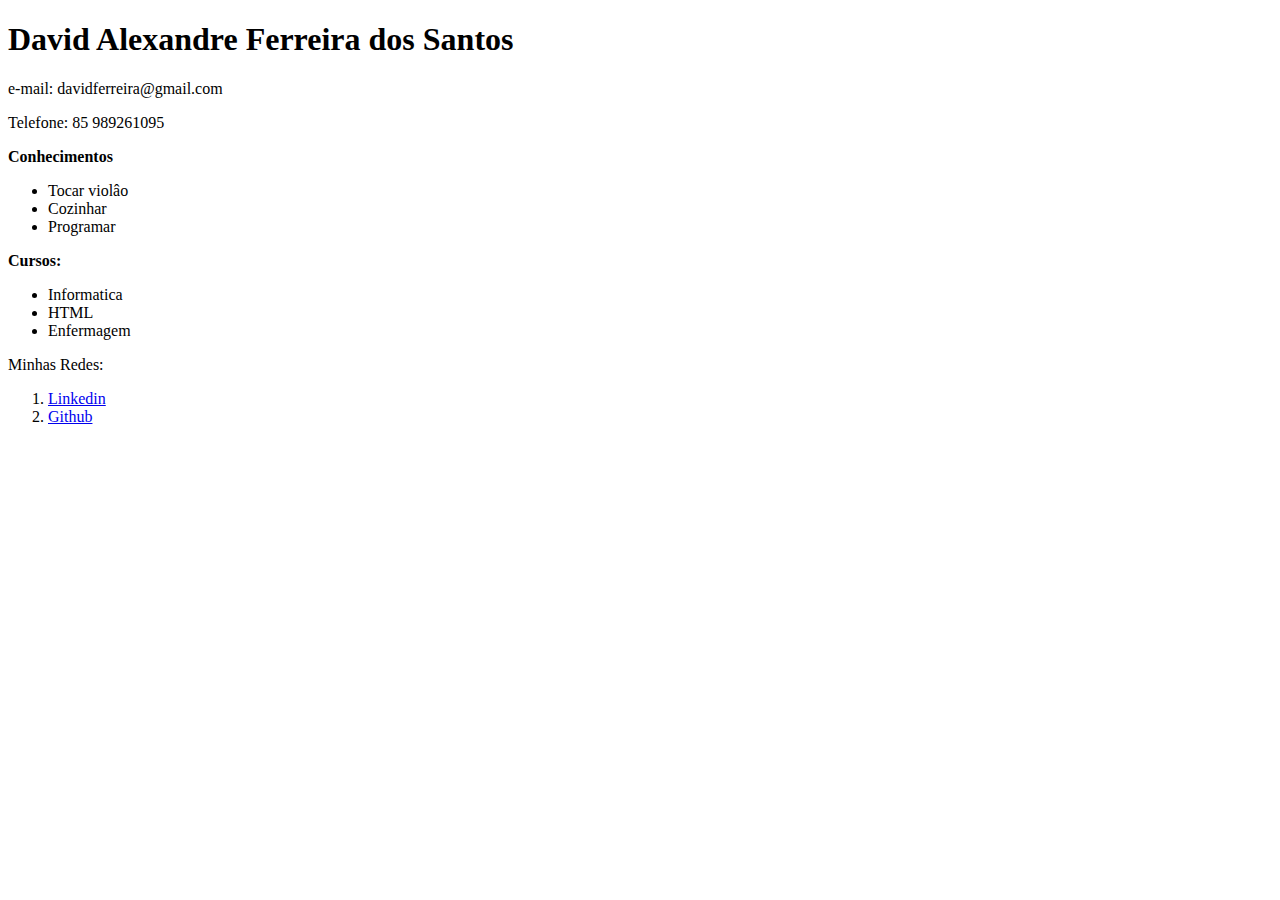
<file: aula-1/index.html>
<!DOCTYPE html>
<html lang="en">
<head>
    <meta charset="UTF-8">
    <meta name="viewport" content="width=device-width, initial-scale=1.0">
    <title>Curriculu</title>
</head>
<body>
    <h1>David Alexandre Ferreira dos Santos</h1>
    <p>e-mail: davidferreira@gmail.com</p>
    <p>Telefone: 85 989261095</p>

    <b>Conhecimentos</b>
    <ul>
        <li>Tocar violâo</li>
        <li>Cozinhar</li>
        <li>Programar</li>
    </ul>

    <b>Cursos:</b>
    <ul>
        <li>Informatica</li>
        <li>HTML</li>
        <li>Enfermagem</li>
    </ul>

    <p>Minhas Redes:</p>
    <ol>
        <li>
            <a href="https://www.linkedin.com/in/david-alexandre-ferreira-dos-santos-726058311/">Linkedin</a>
        </li>

        <li>
            <a href="https://github.com/Davidalexandre301" target="_blank">Github</a>
        </li>
    </ol>
</body>
</html>
</file>
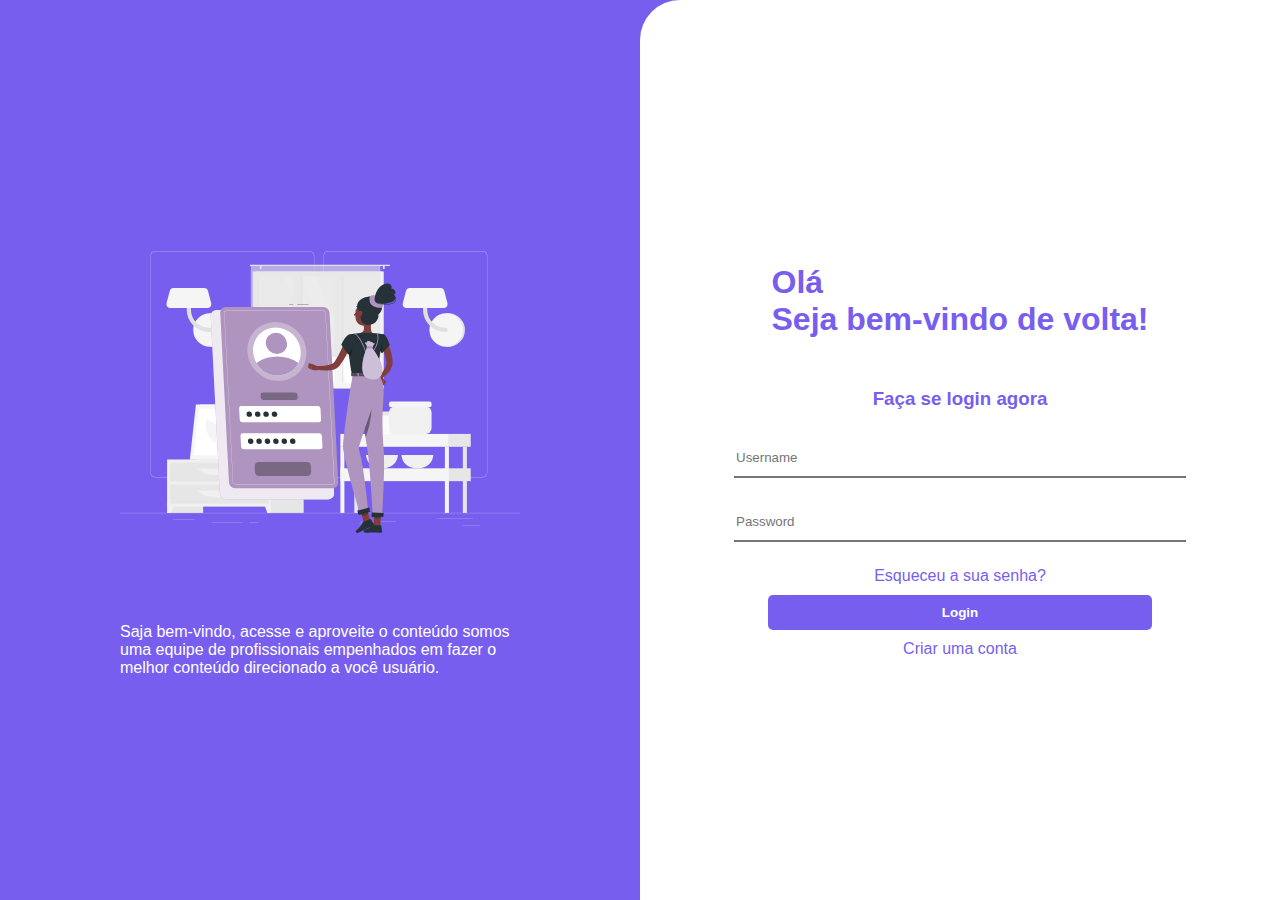
<file: aula-2/index.html>
<!DOCTYPE html>
<html lang="en">
<head>
    <meta charset="UTF-8">
    <meta name="viewport" content="width=device-width, initial-scale=1.0">
    <link rel="stylesheet" href="style.css">
    <title>Pagina de login</title>
</head>
<body>
    <div class="container">
        <div class="esquerda">
            <img src="./login-animate.svg" width="400px">
            <p>Saja bem-vindo,
               acesse e aproveite o conteúdo somos 
               uma equipe de profissionais empenhados em 
               fazer o melhor conteúdo direcionado a você usuário.</p>
        </div>
        <div class="direita">
            <h1>Olá <br> Seja bem-vindo de volta!</h1>
            <h3>Faça se login agora</h3>
            <input type="text" placeholder="Username">
            <input type="password" placeholder="Password">
            <a href="">Esqueceu a sua senha?</a>
            <button>Login</button>
            <a href="">Criar uma conta</a>
        </div>
    </div>
</body>
</html>
</file>
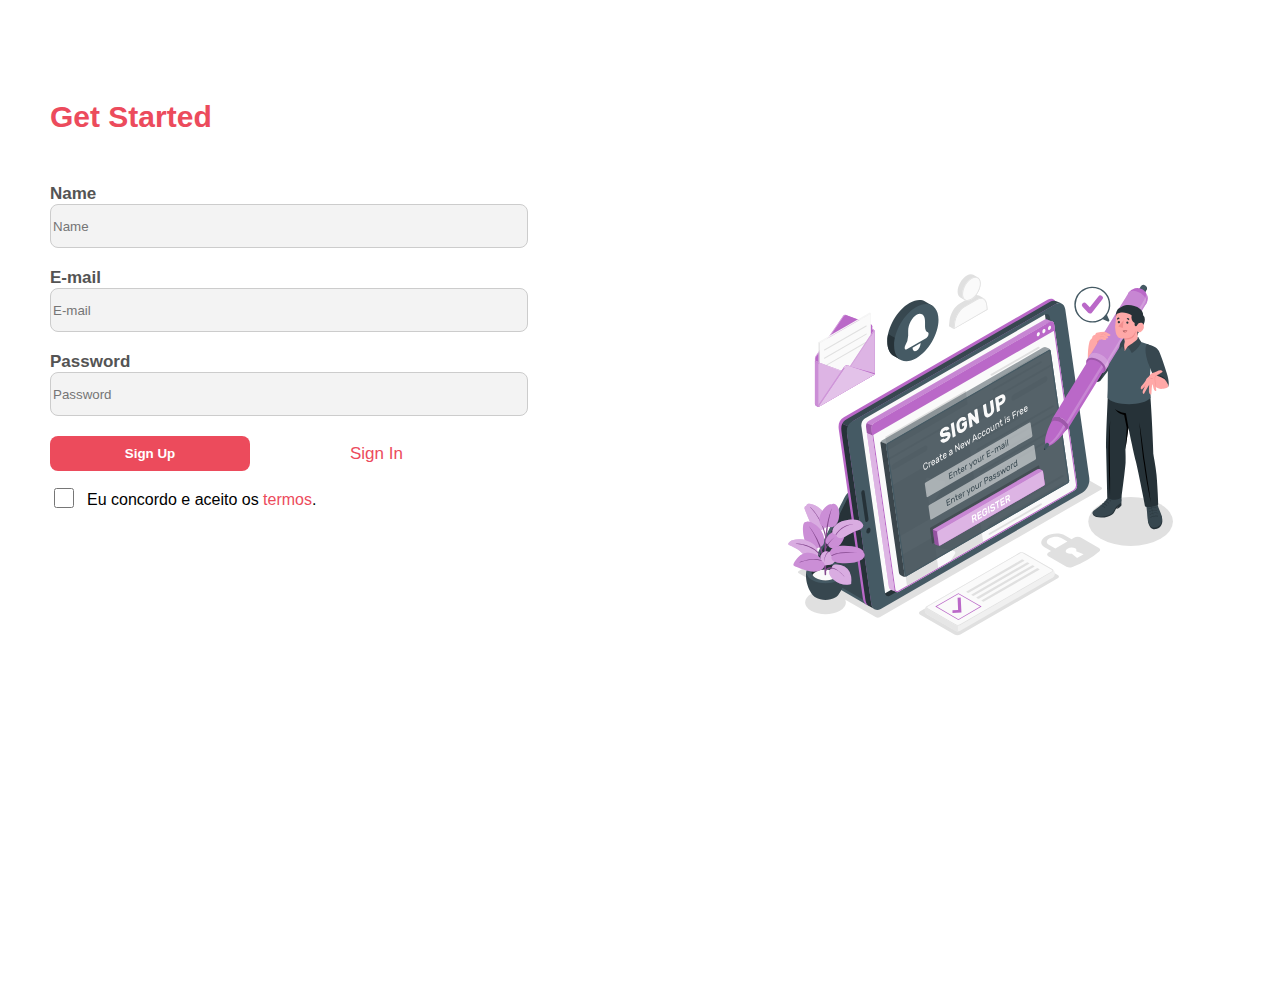
<file: aula-3/index.html>
<!DOCTYPE html>
<html lang="en">
<head>
    <meta charset="UTF-8">
    <meta name="viewport" content="width=device-width, initial-scale=1.0">
    <link rel="stylesheet" href="style.css">
    <title>Página cadastro</title>
</head>
<body>
    <div class="container">
        <div class="esquerda">
            <h5>Get Started</h5>
            <label for="name">Name</label>
            <input type="text" name="name" id="name" placeholder="Name">
            <label for="email">E-mail</label>
            <input type="email" name="email" id="email" placeholder="E-mail">
            <label for="pass">Password</label>
            <input type="password" name="pass" id="pass" placeholder="Password">
            <div class="opcoes">
                <button>Sign Up</button>
                <a href="../aula-2/index.html">Sign In</a>
            </div>
            <div class="termos">
                <input type="checkbox" name="" id="check">
                <p>Eu concordo e aceito os <a href="https://pt-br.facebook.com/legal/terms/update" target="_blank">termos</a>.</p>
            </div>
        </div>
        

        <div class="direita">
            <img src="./sign-up-animate.svg" width="400px" alt="imagem-animada">

        </div>

    </div>
    
</body>
</html>
</file>
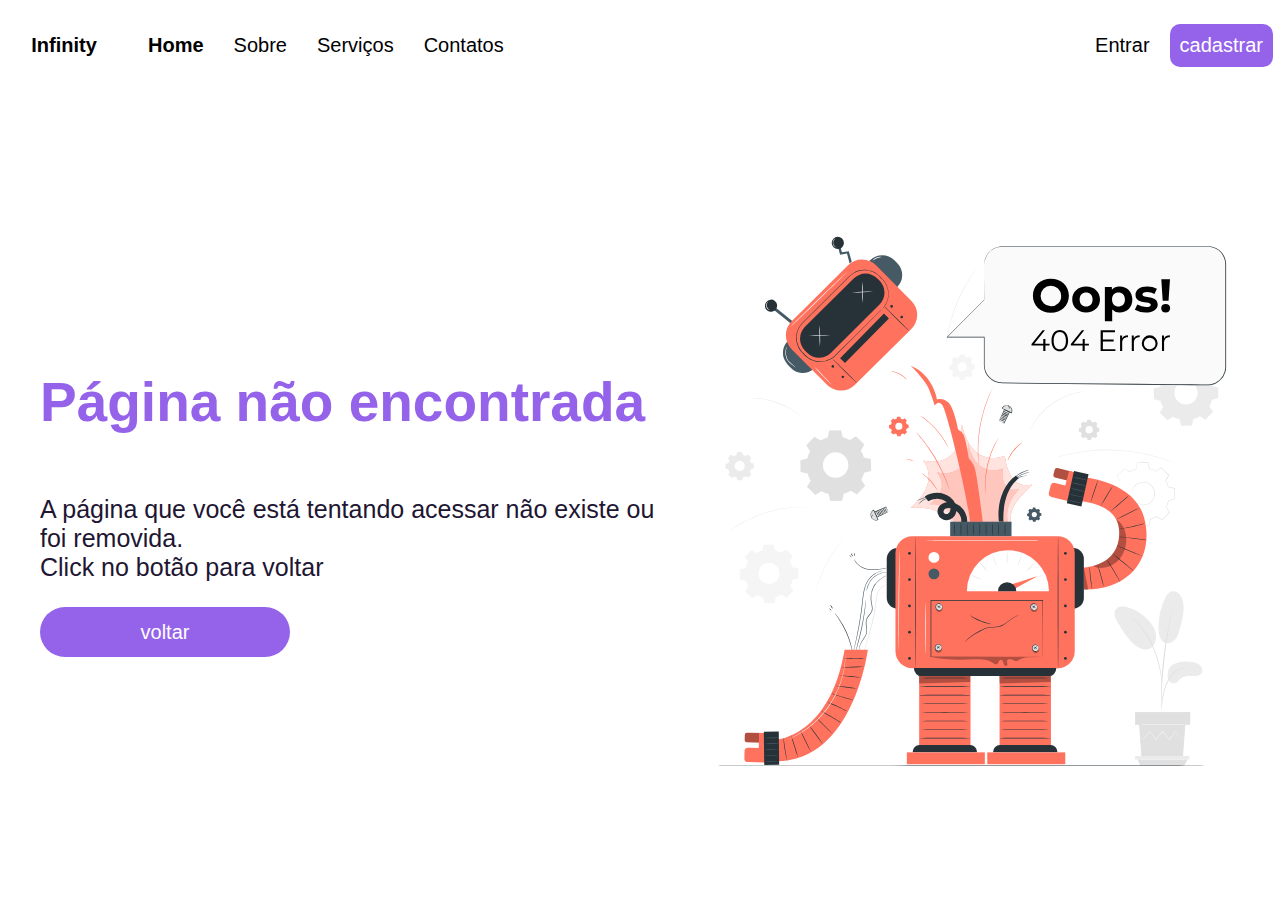
<file: aula-4/index.html>
<!DOCTYPE html>
<html lang="en">
<head>
    <meta charset="UTF-8">
    <meta name="viewport" content="width, initial-scale=1.0">
    <link rel="stylesheet" href="style.css">
    <title>Error Page</title>
</head>
<body>
    <div class="container">
        <header>
            <div class="logo">
                <p>Infinity</p>    
            </div>
            <div class="navegacao">
                <nav>
                    <a href="" id="select">Home</a>
                    <a href="">Sobre</a>
                    <a href="">Serviços</a>
                    <a href="">Contatos</a>
                </nav>
            </div>
            <div class="btns">
                <a href="">Entrar</a>
                <button>cadastrar</button>
            </div>
        </header>
        <main>
            <div class="esquerda">
                <h1>Página não encontrada</h1>
                <p>
                    A página que você está tentando acessar não existe ou foi removida. <br> Click no botão para voltar 
                </p>
                <button>voltar</button>
            </div>
            <div class="direita">
                <img src="./images/oops-404-error-with-a-broken-robot-animate.svg" width="600px" alt="imagem-animada">
            </div>
        </main>
    </div>

    
</body>
</html>
</file>
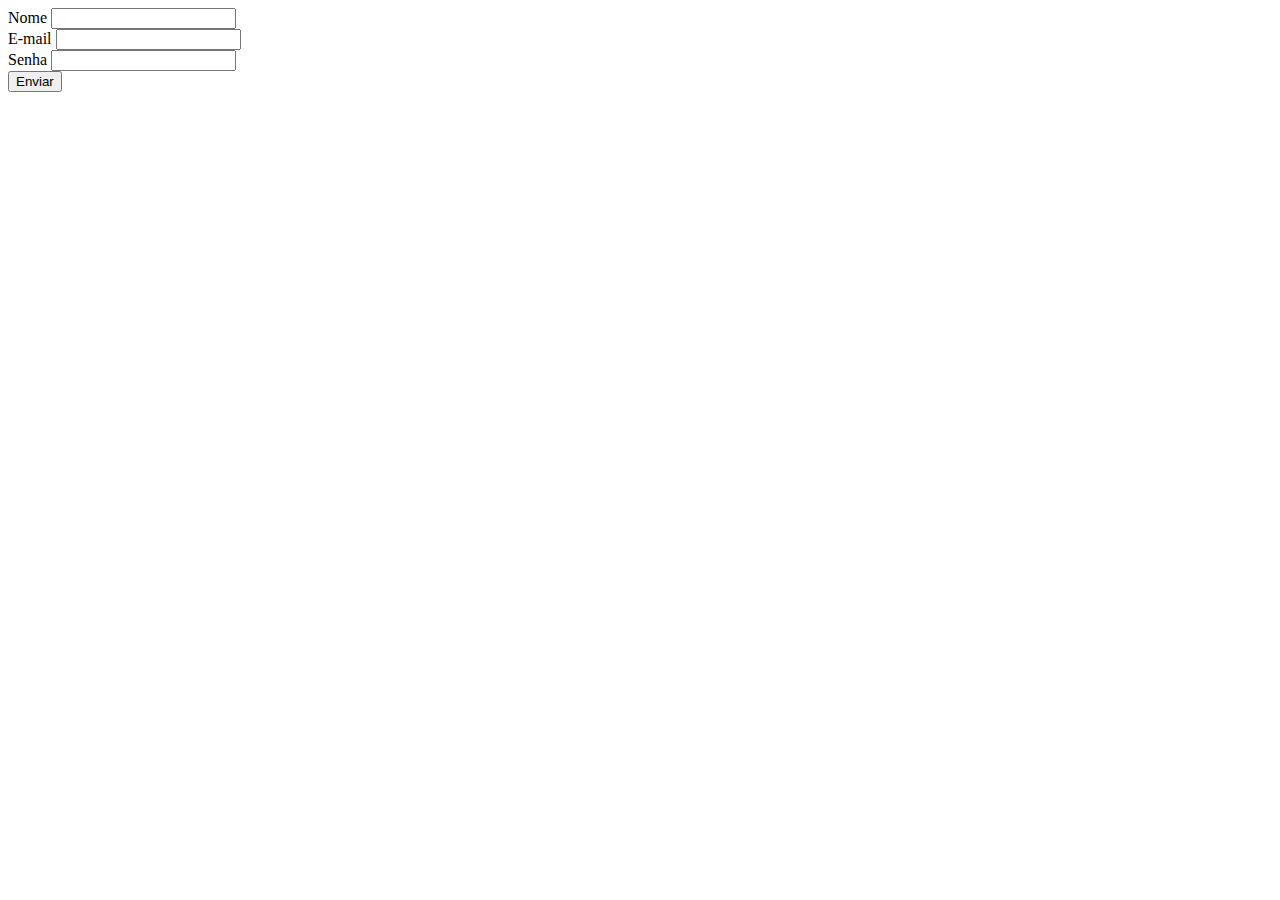
<file: aula-1/form.html>
<!DOCTYPE html>
<html lang="en">
<head>
    <meta charset="UTF-8">
    <meta name="viewport" content="width=device-width, initial-scale=1.0">
    <title>Formulário</title>
</head>
<body>
    <form action="">
        <label for="">Nome</label>
        <input required type="text">
        <br>
        <label for="">E-mail</label>
        <input required type="email" name="" id="">
        <br>
        <label for="">Senha</label>
        <input required type="password" name="" id="">
        <br>
        <button type="submit">Enviar</button>

    </form>
</body>
</html>
</file>
<file: aula-2/style.css>
body{
    margin: 0;
    padding: 0;
    font-family: sans-serif;
}


.container{
    display: flex;
    width: 100%;
    height: 100vh;
    background-color: #785EEF;
}

.esquerda{
    width: 50%;
    display: flex;
    align-items: center;
    justify-content: center;
    color: white;
    flex-direction: column;
}
.esquerda p{ 
    width: 400px;
}

.direita{
    width: 50%;
    background-color: white;
    border-top-left-radius: 40px;
    display: flex;
    align-items: center;
    justify-content: center;
    flex-direction: column;
    color: #785EEF;
    gap: 10px;
}

.direita input{ 
    width: 70%;
    height: 35px;
    border-top: none;
    border-left: none;
    border-right: none;
    margin-bottom: 15px;
}

.direita button{
    width: 60%;
    height: 35px;
    background-color: #785EEF;
    border: none;
    color: white;
    font-weight: bold;
    border-radius: 5px;
    cursor: pointer;
}
.direita button:hover{
    background-color: white;
    color: #785EEF;
    border: 1px solid #785EEF;
}

.direita a{
    text-decoration: none;
    color: #785EEF;
}
</file>
<file: aula-3/style.css>
body{
    margin: 0;
    padding: 0;
    font-family: sans-serif;
}

.container{
    width: 100%;
    height: 100vh;
    display: flex;
}

.container .esquerda{
    width: 50%;
    height: 100%;
    display: flex;
    flex-direction: column;
    padding: 50px;
    
}

.container .direita{
    width: 50%;
    height: 100%;
    display: flex;
    align-items: center;
    justify-content: center;
}

.container .esquerda h5{
    color: #EC4B5C;
    font-size: 30px;
}

.container .esquerda label{
    font-weight: bold;
    font-size: 17px;
    color: #545454;
}

.container .esquerda input{
    width: 80%;
    height: 40px;
    background-color: #f3f3f3;
    border: 1px solid #cccccc;
    border-radius: 8px;
    outline: none;
    margin-bottom: 20px;
}

.container .esquerda input:focus{
    border: 1px solid #EC4B5C;
}

.container .esquerda #check{
    width: 20px;
    height: 20px;
    margin-top: 17px;
}

.container .esquerda .opcoes button{
    width: 200px;
    height: 35px;
    border: none;
    border-radius: 8px;
    background-color: #EC4B5C;
    color: white;
    font-weight: bold;
    transition: all 300ms ease-in-out;
}
.container .esquerda .opcoes button:hover{
    cursor: pointer;
    background-color: white;
    border: 1px solid #EC4B5C;
    color: #EC4B5C;
}

.container .esquerda .opcoes a{
    text-decoration: none;
    color: #EC4B5C;
    font-size: 17px;
}

.container .esquerda .opcoes{
    display: flex;
    gap: 100px;
    align-items: center;
}

.container .esquerda .termos{
    display: flex;
    align-items: center;
    gap: 10px;
}

.container .esquerda .termos a{
    text-decoration: none;
    color: #EC4B5C;
}
</file>
<file: aula-4/style.css>
body{
    margin: 0;
    padding: 0;
    font-family: sans-serif;
}

.container{
    width: 100%;
    height: 100vh;
    display: flex;
    flex-direction: column;
}

.container header{ 
    width: 100%;
    display: flex;
    align-items: center;
    height: 10%;
}

.container header .logo{
    width: 10%;
    height: 100%;
    display: flex;
    align-items: center;
    justify-content: center;
}

.container header .logo p{
    font-size: 20px;
    font-weight: bold;
}

.container header .navegacao{
    width: 75%;
    height: 100%;
    display: flex;
    align-items: center;
}

.container header .navegacao nav{
    display: flex;
    gap: 30px;
    padding-left: 20px;
}

.container header .navegacao nav a{
    text-decoration: none;
    font-size: 20px;
    color: black;
}

.container header .navegacao nav #select{
    font-weight: bold;
}

.container header .btns{
    width: 15%;
    height: 100%;
    display: flex;
    align-items: center;
    justify-content: center;
    gap: 20px;
}

.container header .btns a{
    text-decoration: none;
    color: black;
    font-size: 20px;
}

.container header .btns button{
    border: none;
    background-color: #9563EA;
    color: white;
    padding: 10px;
    font-size: 20px;
    border-radius: 10px;
}

.container main{
    width: 100%;
    height: 90%;
    display: flex;
}

.container main .esquerda{
    width: 50%;
    height: 100%;
    display: flex;
    justify-content: center;
    padding-left: 40px;
    flex-direction: column;
}

.container main .direita{
    width: 50%;
    height: 100%;
    display: flex;
    align-items: center;
    justify-content: center;
}

.container main .esquerda h1{
    font-size: 55px;
    font-weight: bold;
    color: #9563EA;
}

.container main .esquerda p{
    font-size: 25px;
    color: #211632;
}

.container main .esquerda button{
    width: 250px;
    height: 50px;
    border: none;
    background-color: #9563EA;
    color: white;
    font-size: 20px;
    border-radius: 30px;
    cursor: pointer;
}
</file>
